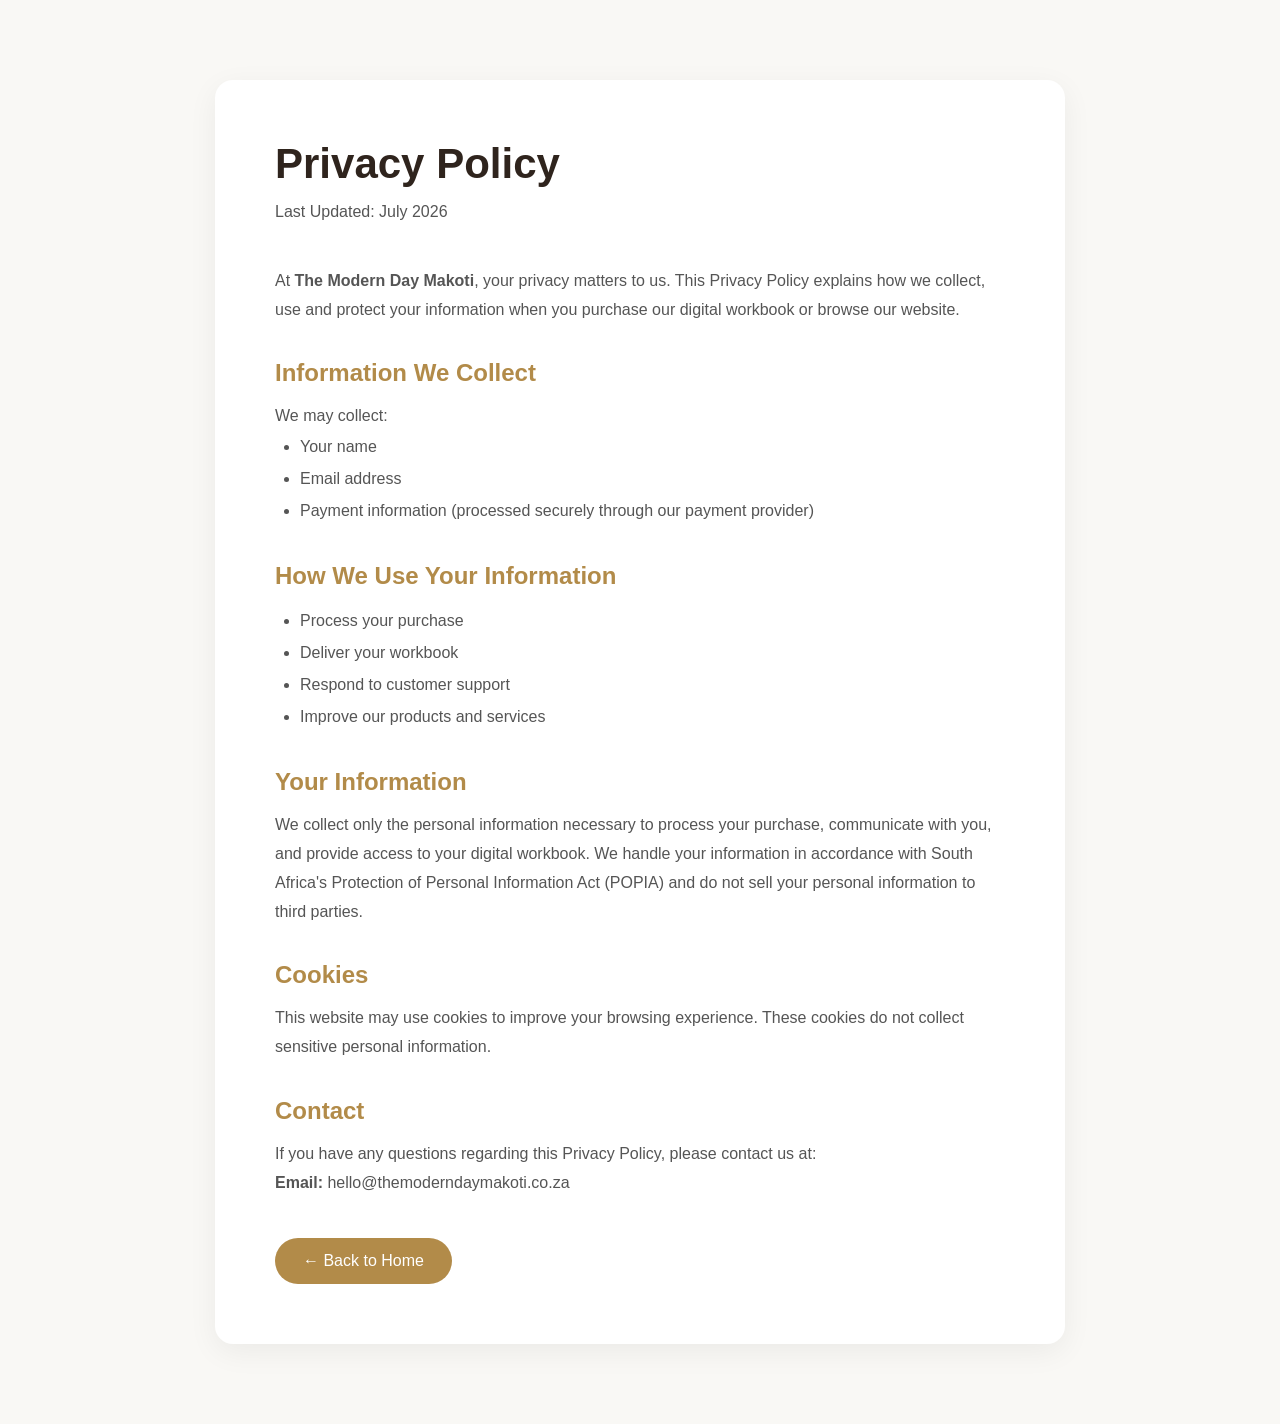
<file: privacy.html>
<!DOCTYPE html>
<html lang="en">
<head>
    <meta charset="UTF-8">
    <meta name="viewport" content="width=device-width, initial-scale=1.0">
    <title>Privacy Policy | The Modern Day Makoti</title>

    <link rel="stylesheet" href="styles.css">
</head>
<body>

    <section class="privacy">

        <div class="privacy-container">

            <h1>Privacy Policy</h1>

            <p class="updated">
                Last Updated: July 2026
            </p>

            <p>
            At <strong>The Modern Day Makoti</strong>, your privacy matters to us.
            This Privacy Policy explains how we collect, use and protect your
            information when you purchase our digital workbook or browse our website.
            </p>

            <h2>Information We Collect</h2>

            <p>We may collect:</p>

            <ul>
                <li>Your name</li>
                <li>Email address</li>
                <li>Payment information (processed securely through our payment provider)</li>
            </ul>

            <h2>How We Use Your Information</h2>

            <ul>
                <li>Process your purchase</li>
                <li>Deliver your workbook</li>
                <li>Respond to customer support</li>
                <li>Improve our products and services</li>
            </ul>

            <h2>Your Information</h2>

            <p>
             We collect only the personal information necessary to process your purchase, communicate with you, and provide access to your digital workbook. 
             We handle your information in accordance with South Africa's Protection of Personal Information Act (POPIA) and do not sell your personal information to third parties.
            </p>

            <h2>Cookies</h2>

            <p>
            This website may use cookies to improve your browsing experience.
            These cookies do not collect sensitive personal information.
            </p>

            <h2>Contact</h2>

            <p>
            If you have any questions regarding this Privacy Policy,
            please contact us at:
            </p>

            <p>
                <strong>Email:</strong> hello@themoderndaymakoti.co.za
            </p>

            <a href="index.html" class="back-button">
                ← Back to Home
            </a>

        </div>

    </section>
    
</body>
</html>
</file>
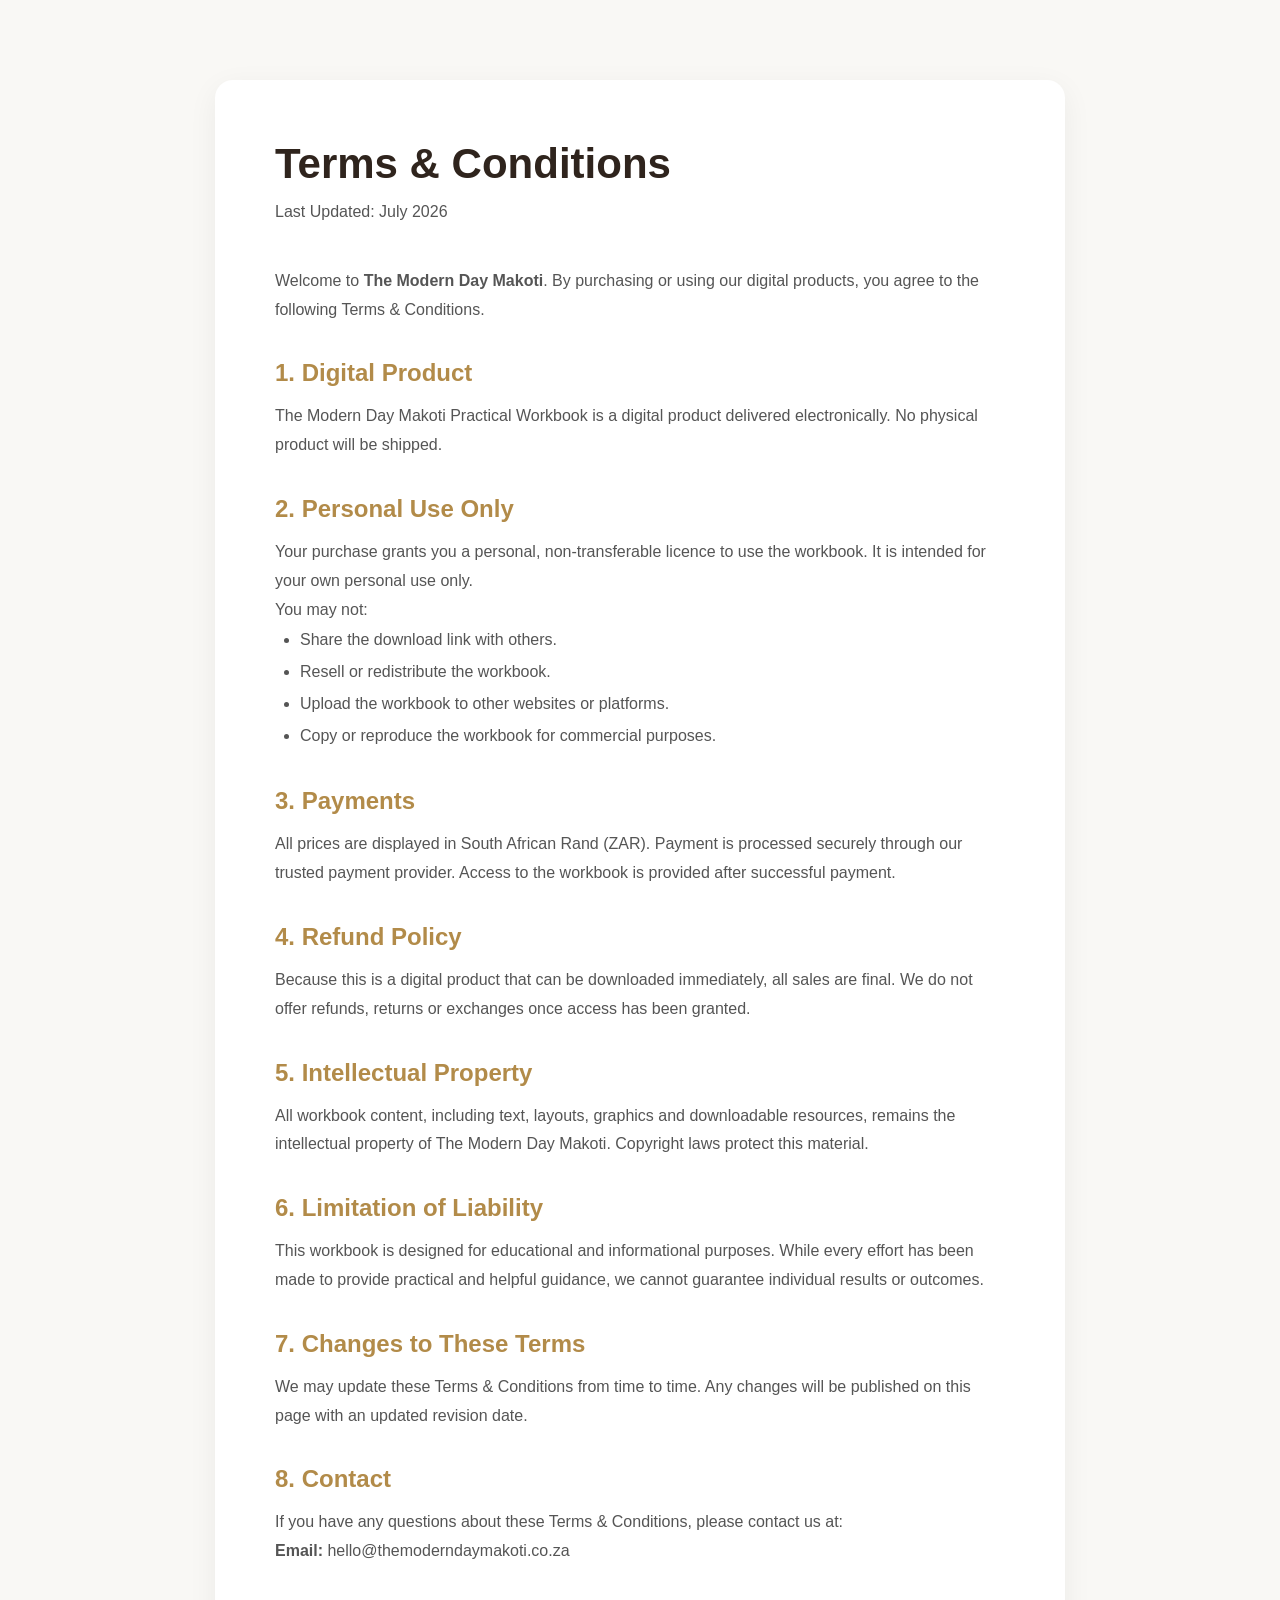
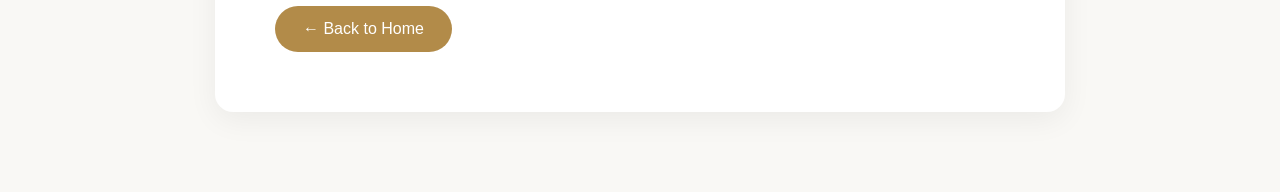
<file: terms.html>
<!DOCTYPE html>
<html lang="en">
<head>
    <meta charset="UTF-8">
    <meta name="viewport" content="width=device-width, initial-scale=1.0">
    <title>Terms & Conditions | The Modern Day Makoti</title>

    <link rel="stylesheet" href="styles.css">
</head>

<body>

<section class="privacy">

    <div class="privacy-container">

        <h1>Terms & Conditions</h1>

        <p class="updated">
            Last Updated: July 2026
        </p>

        <p>
            Welcome to <strong>The Modern Day Makoti</strong>. By purchasing or using
            our digital products, you agree to the following Terms & Conditions.
        </p>

        <h2>1. Digital Product</h2>

        <p>
            The Modern Day Makoti Practical Workbook is a digital product delivered
            electronically. No physical product will be shipped.
        </p>

        <h2>2. Personal Use Only</h2>

        <p>
            Your purchase grants you a personal, non-transferable licence to use the workbook.
            It is intended for your own personal use only.
        </p>

        <p>You may not:</p>

        <ul>
            <li>Share the download link with others.</li>
            <li>Resell or redistribute the workbook.</li>
            <li>Upload the workbook to other websites or platforms.</li>
            <li>Copy or reproduce the workbook for commercial purposes.</li>
        </ul>

        <h2>3. Payments</h2>

        <p>
            All prices are displayed in South African Rand (ZAR).
            Payment is processed securely through our trusted payment provider.
            Access to the workbook is provided after successful payment.
        </p>

        <h2>4. Refund Policy</h2>

        <p>
            Because this is a digital product that can be downloaded immediately,
            all sales are final. We do not offer refunds, returns or exchanges
            once access has been granted.
        </p>

        <h2>5. Intellectual Property</h2>

        <p>
            All workbook content, including text, layouts, graphics and downloadable
            resources, remains the intellectual property of The Modern Day Makoti.
            Copyright laws protect this material.
        </p>

        <h2>6. Limitation of Liability</h2>

        <p>
            This workbook is designed for educational and informational purposes.
            While every effort has been made to provide practical and helpful guidance,
            we cannot guarantee individual results or outcomes.
        </p>

        <h2>7. Changes to These Terms</h2>

        <p>
            We may update these Terms & Conditions from time to time.
            Any changes will be published on this page with an updated revision date.
        </p>

        <h2>8. Contact</h2>

        <p>
            If you have any questions about these Terms & Conditions, please contact us at:
        </p>

        <p>
            <strong>Email:</strong> hello@themoderndaymakoti.co.za
        </p>

        <a href="index.html" class="back-button">
            ← Back to Home
        </a>

    </div>

</section>

</body>
</html>
</file>
<file: styles.css>
:root{
    --primary:#B8893D;
    --primary-dark:#9A6F2A;

    --background:#FAF6F1;
    --white:#ffffff;

    --text:#2F241D;
    --paragraph:#6B625A;

    --border:#E8DED2;
}

*{
    margin:0;
    padding:0;
    box-sizing:border-box;
}

body{
    font-family: "Poppins", sans-serif;
    background: var(--background);
    color: var(--text);
}

.container{
    width:90%;
    max-width:1200px;
    margin:auto;
}

@media(max-width:768px){

    .header .container{
        flex-direction:column;
        gap:20px;
    }

    .nav-links{
        gap:20px;
    }

    .btn-primary{
        width:100%;
        text-align:center;
    }

}

/* HEADER */

.header{
    width:100%;
    background:var(--background);
    padding:20px 0;
    border-bottom:1px solid var(--border);

    position:sticky;
    top:0;
    z-index:1000;
}

.header .container{
    display:flex;
    justify-content:space-between;
    align-items:center;
}

.logo{
    font-size:2rem;
    font-weight:700;
    color:var(--text);
    text-decoration:none;
}

.logo span{
    color:var(--primary);
}

.nav-links{
    display:flex;
    list-style:none;
    gap:40px;
}

.nav-links a{
    text-decoration:none;
    color:var(--paragraph);
    font-weight:500;
    transition:.3s;
}
.nav-links a:hover{
    color:var(--primary);
}

.btn-primary{
    text-decoration:none;
    background:var(--primary);
    color:white;
    padding:14px 28px;
    border-radius:50px;
    font-weight:600;
    transition:.3s;
}

.btn-primary:hover{
    background:var(--primary-dark);
    transform:translateY(-2px);
}


/* HERO SECTION */

.hero{
    padding:90px 0;
}

.hero-container{
    display:flex;
    justify-content:space-between;
    align-items:center;
    gap:80px;
}

.hero-text{
    flex:1;
}

.badge{
    display:inline-block;
    background:#EFE3D2;
    color:var(--primary);
    padding:10px 18px;
    border-radius:40px;
    margin-bottom:25px;
    font-size:.9rem;
    font-weight:600;
}

.hero h1{
    font-size:4rem;
    line-height:1.1;
    margin-bottom:25px;
}

.hero h1 span{
    color:var(--primary);
}

.hero p{
    font-size:1.1rem;
    color:var(--paragraph);
    line-height:1.8;
    margin-bottom:40px;
}

.hero-buttons{
    display:flex;
    gap:20px;
    margin-bottom:50px;
}

.btn-secondary{
    border:2px solid var(--primary);
    padding:14px 28px;
    border-radius:50px;
    text-decoration:none;
    color:var(--primary);
    transition:.3s;
}

.btn-secondary:hover{
    background:var(--primary);
    color:white;
}

.hero-stats{
    display:flex;
    gap:60px;
}

.stat h3{
    color:var(--primary);
    font-size:2rem;
}

.stat p{
    margin-top:8px;
    font-size:.95rem;
}

.hero-image{
    flex:1;
    text-align:center;
}

.hero-image img{
    width:100%;
    max-width:480px;
    border-radius:20px;
    box-shadow:0 25px 60px rgba(0,0,0,.08);
}

@media(max-width:900px){
.hero-container{
flex-direction:column;
text-align:center;
}

.hero-buttons{
justify-content:center;
}

.hero-stats{
justify-content:center;
flex-wrap:wrap;
}

.hero h1{
font-size:3rem;
}

}

.features{
    padding:100px 0;
}

.section-title{
    text-align:center;
    max-width:700px;
    margin:0 auto 60px;

}

.section-title h2{
    font-size:2.8rem;
    margin-bottom:20px;
}

.section-title p{
    color:var(--paragraph);
    line-height:1.8;
}

.feature-grid{
    display:grid;
    grid-template-columns:repeat(3,1fr);
    gap:30px;
}

.card{
    background:white;
    padding:40px;
    border-radius:20px;
    border:1px solid var(--border);
    transition:.3s;
}

.card:hover{
    transform:translateY(-10px);
    box-shadow:0 20px 50px rgba(0,0,0,.08);
}

.icon{
    width:70px;
    height:70px;
    background:#F5EAD9;
    display:flex;
    align-items:center;
    justify-content:center;
    border-radius:50%;
    margin-bottom:25px;
}

.icon svg{
    width:32px;
    height:32px;
    color:var(--primary);
}
.card h3{
    margin-bottom:15px;
    font-size:1.4rem;
}

.card p{
    color:var(--paragraph);
    line-height:1.7;
}

@media(max-width:900px){
.feature-grid{
grid-template-columns:1fr;
}

}

/*ABOUT*/

.about{
    padding:120px 0;
    background:white;
}

.about-container{
    display:flex;
    align-items:center;
    justify-content:space-between;
    gap:80px;
}

.about-image img{
    width:100%;
    border-radius:25px;
    box-shadow:0 20px 60px rgba(0,0,0,.08);
    max-height: 500px;
    object-fit: cover;
}

.about-content{
    flex:1;
}

.section-tag{
    color:var(--primary);
    font-weight:600;
    letter-spacing:2px;
}

.about h2{
    font-size:3rem;
    margin:20px 0;
    line-height:1.2;
}

.about p{
    color:var(--paragraph);
    line-height:1.9;
    margin-bottom:20px;
}

.about-features{
    margin-top:40px;
    display:flex;
    flex-direction:column;
    gap:25px;
}

.feature-item{
    display:flex;
    align-items:center;
    gap:15px;
}

.feature-item svg{
    color:var(--primary);
    width:24px;
    height:24px;
}

.feature-item span{
    font-weight:500;
}

@media(max-width:900px){
.about-container{
flex-direction:column;
text-align:center;
}

.feature-item{
justify-content:center;
}

}

/*PREVIEW*/
.preview{
    padding:100px 0;
    background:var(--section);
}

.preview-grid{
    display:grid;
    grid-template-columns:repeat(3,1fr);
    gap:30px;
    margin:60px 0;
}

.preview-card{
    background:#FFFDE8;
    padding:20px;
    border-radius:20px;
    text-align:center;
    transition:.3s;
    box-shadow:0 10px 30px rgba(0,0,0,.05);
}

.preview-card:hover{
    transform:translateY(-8px);
}

.preview-card img{
    width:100%;
    border-radius:15px;
    margin-bottom:20px;
}

.preview-card h3{
    font-size:1.2rem;
}

@media(max-width:768px){
.preview-grid{
grid-template-columns:1fr;
}

}

.pricing{
    padding:100px 0;
}

.pricing-card{
    max-width:650px;
    margin:auto;
    background:white;
    border-radius:25px;
    padding:60px;
    text-align:center;
    box-shadow:0 20px 60px rgba(0,0,0,.08);
    border:1px solid var(--border);
}

.pricing-tag{
    display:inline-block;
    background:#F5EAD9;
    color:var(--primary);
    padding:10px 20px;
    border-radius:30px;
    font-weight:600;
    margin-bottom:25px;
}

.pricing-card h2{
    font-size:2.5rem;
    margin-bottom:20px;
}

.pricing-description{
    color:var(--paragraph);
    line-height:1.8;
    margin-bottom:35px;
}

.price{
    margin-bottom:35px;
}

.currency{
    font-size:2rem;
    vertical-align:top;
    color:var(--primary);
}

.amount{
    font-size:5rem;
    font-weight:700;
    color:var(--primary);
}

.pricing-list{
    list-style:none;
    margin-bottom:40px;
}

.pricing-list li{
    padding:12px 0;
    font-size:1.05rem;
    color:var(--text);
}

.buy-btn{
    display:inline-block;
    margin-bottom:20px;
}

.secure-text{
    color:var(--paragraph);
    font-size:.9rem;
}

@media(max-width:768px){

.pricing-card{
padding:40px 25px;
}

.amount{
font-size:4rem;
}

.pricing-card h2{
font-size:2rem;
}

}

.faq{
    padding:100px 0;
    background:var(--section);
}

.faq-container{
    max-width:800px;
    margin:60px auto 0
}

.faq-item{
    background:white;
    margin-bottom:20px;
    border-radius:15px;
    overflow:hidden;
    border:1px solid var(--border);
}

.faq-question{
    width:100%;
    background:none;
    border:none;
    outline:none;
    cursor:pointer;
    padding:25px;
    display:flex;
    justify-content:space-between;
    align-items:center;
    font-size:1.1rem;
    font-weight:600;
    color:var(--text);
}

.faq-question span{
    color:var(--primary);
    font-size:1.5rem;
}

.faq-answer{
    max-height:0;
    overflow:hidden;
    transition:.4s ease;
}

.faq-answer p{
    padding:0 25px 25px;
    color:var(--paragraph);
    line-height:1.8;
}

.faq-item.active .faq-answer{
    max-height:250px;
}

/*FOOTER*/

.footer{
    background:#2F241D;
    color:white;
    padding:60px 0 30px;
}

.footer-content{
    display:flex;
    justify-content:space-between;
    align-items:center;
    flex-wrap:wrap;
    gap:40px;
}

.footer-logo h2{
    font-size:2rem;
}

.footer-logo span{
    color:var(--primary);
}

.footer-logo p{
    color:#d6d6d6;
    margin-top:10px;
}

.footer-links{
    display:flex;
    gap:30px;
    flex-wrap:wrap;
}

.footer-links a{
    color:white;
    text-decoration:none;
    transition:.3s;
}

.footer-links a:hover{
    color:var(--primary);
}

.footer hr{
    margin:40px 0 20px;
    border:none;
    height:1px;
    background:#4A4037;
}

.copyright{
    text-align:center;
    color:#c5c5c5;
    font-size:.9rem;
}

@media(max-width:768px){
.footer-content{
flex-direction:column;
text-align:center;
}

.footer-links{
justify-content:center;
}

}

/* PRIVACY POLICY */
.privacy{
    padding:80px 20px;
    background:#f9f8f5;
    min-height:100vh;
}

.privacy-container{
    max-width:850px;
    margin:auto;
    background:#ffffff;
    padding:60px;
    border-radius:18px;
    box-shadow:0 8px 30px rgba(0,0,0,.06);
}

.privacy h1{
    font-size:42px;
    margin-bottom:10px;
}

.updated{
    color:#888;
    margin-bottom:40px;
}

.privacy h2{
    margin-top:35px;
    margin-bottom:15px;
    color:#b28b49;
}

.privacy p{
    line-height:1.8;
    color:#555;
}

.privacy ul{
    padding-left:25px;
    line-height:2;
    color:#555;
}

.back-button{
    display:inline-block;
    margin-top:40px;
    padding:14px 28px;
    background:#b28b49;
    color:white;
    text-decoration:none;
    border-radius:50px;
    transition:.3s;
}

.back-button:hover{
    background:#96753d;
}
</file>
